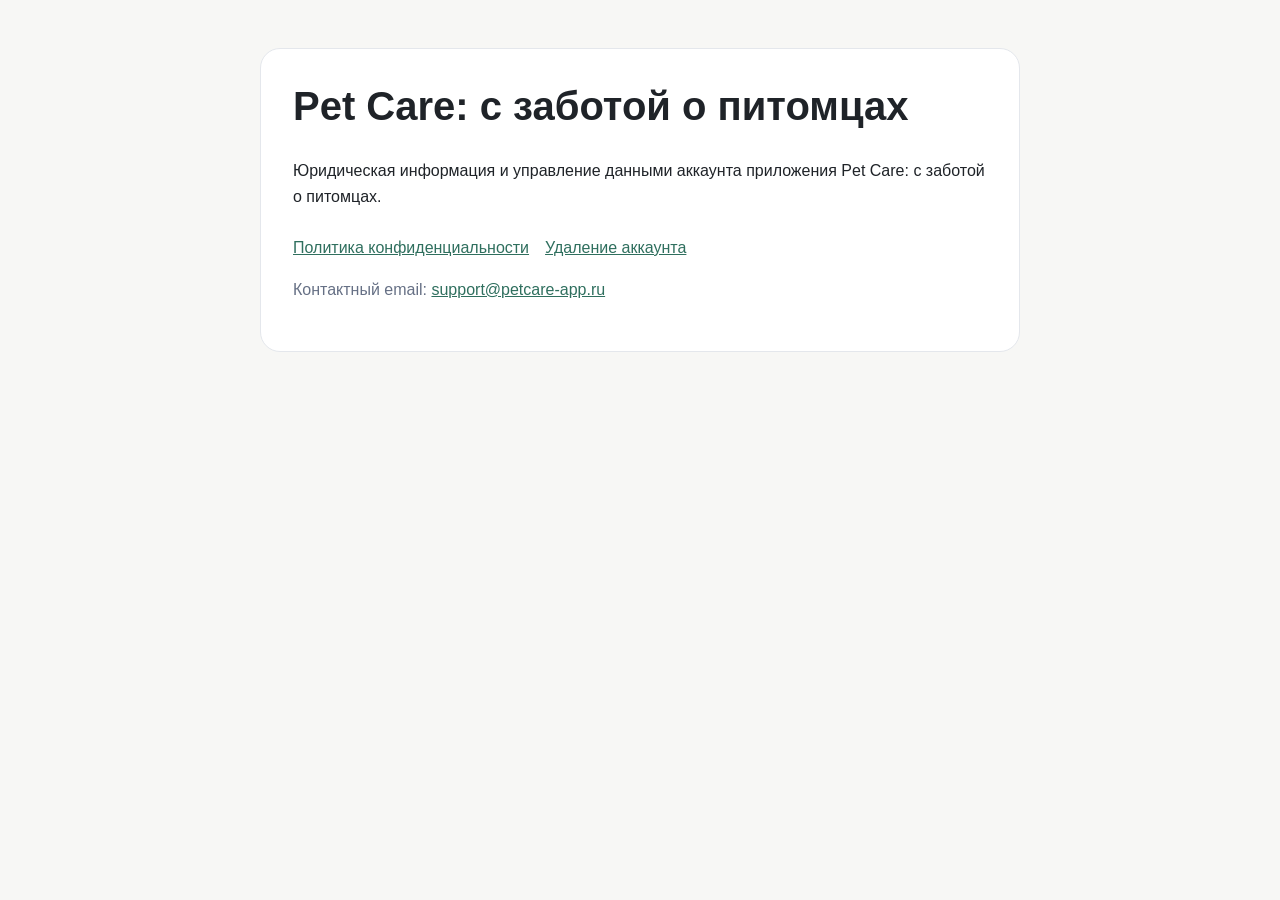
<file: index.html>
<!doctype html>
<html lang="ru">
<head>
  <meta charset="utf-8">
  <meta name="viewport" content="width=device-width, initial-scale=1">
  <title>Pet Care: с заботой о питомцах</title>
  <meta name="description" content="Юридическая информация Pet Care: с заботой о питомцах">
  <link rel="stylesheet" href="/style.css">
</head>
<body>
<main>
  <h1>Pet Care: с заботой о питомцах</h1>
  <p>Юридическая информация и управление данными аккаунта приложения Pet Care: с заботой о питомцах.</p>
  <nav>
    <a href="/privacy/">Политика конфиденциальности</a>
    <a href="/delete-account/">Удаление аккаунта</a>
  </nav>
  <p class="meta">Контактный email: <a href="mailto:support@petcare-app.ru">support@petcare-app.ru</a></p>
</main>
</body>
</html>
</file>
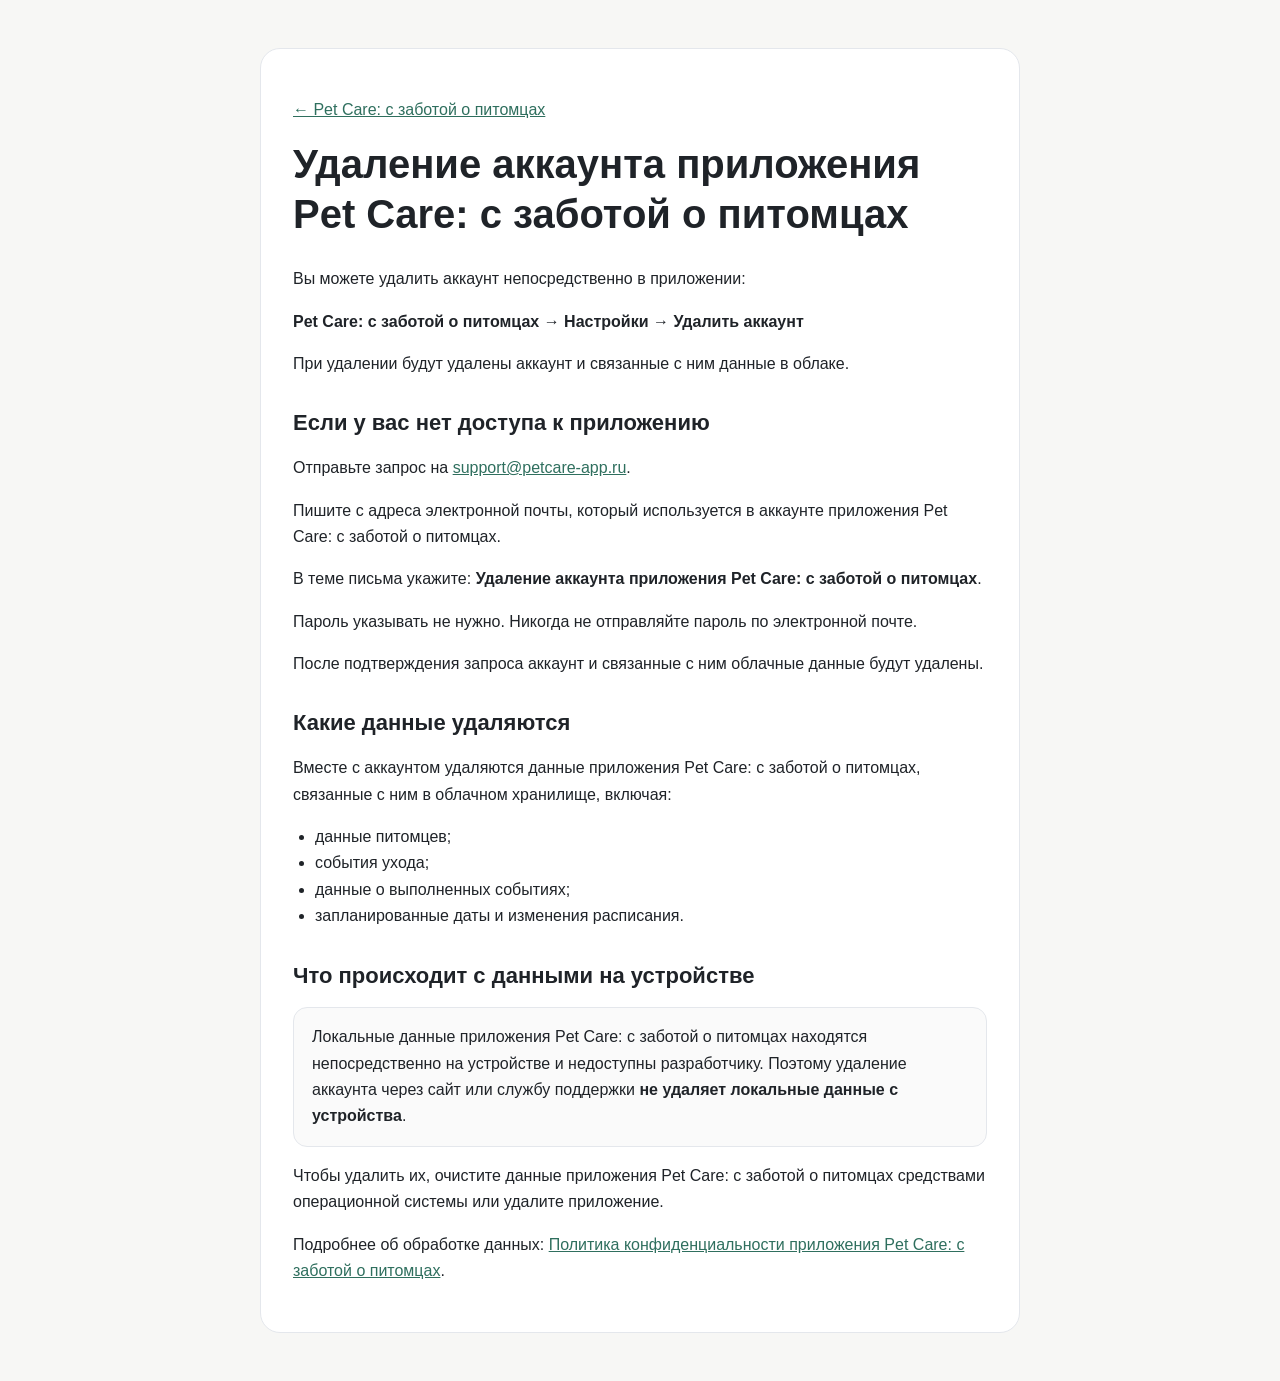
<file: delete-account/index.html>
<!doctype html>
<html lang="ru">
<head>
  <meta charset="utf-8">
  <meta name="viewport" content="width=device-width, initial-scale=1">
  <title>Удаление аккаунта приложения Pet Care: с заботой о питомцах</title>
  <meta name="description" content="Как удалить аккаунт приложения Pet Care: с заботой о питомцах и связанные данные">
  <link rel="stylesheet" href="/style.css">
</head>
<body>
<main>
  <p><a href="/">← Pet Care: с заботой о питомцах</a></p>
  <h1>Удаление аккаунта приложения Pet Care: с заботой о питомцах</h1>

  <p>Вы можете удалить аккаунт непосредственно в приложении:</p>
  <p><strong>Pet Care: с заботой о питомцах → Настройки → Удалить аккаунт</strong></p>
  <p>При удалении будут удалены аккаунт и связанные с ним данные в облаке.</p>

  <h2>Если у вас нет доступа к приложению</h2>
  <p>Отправьте запрос на <a href="mailto:support@petcare-app.ru?subject=%D0%A3%D0%B4%D0%B0%D0%BB%D0%B5%D0%BD%D0%B8%D0%B5%20%D0%B0%D0%BA%D0%BA%D0%B0%D1%83%D0%BD%D1%82%D0%B0%20Pet%20Care">support@petcare-app.ru</a>.</p>
  <p>Пишите с адреса электронной почты, который используется в аккаунте приложения Pet Care: с заботой о питомцах.</p>
  <p>В теме письма укажите: <strong>Удаление аккаунта приложения Pet Care: с заботой о питомцах</strong>.</p>
  <p>Пароль указывать не нужно. Никогда не отправляйте пароль по электронной почте.</p>
  <p>После подтверждения запроса аккаунт и связанные с ним облачные данные будут удалены.</p>

  <h2>Какие данные удаляются</h2>
  <p>Вместе с аккаунтом удаляются данные приложения Pet Care: с заботой о питомцах, связанные с ним в облачном хранилище, включая:</p>
  <ul>
    <li>данные питомцев;</li>
    <li>события ухода;</li>
    <li>данные о выполненных событиях;</li>
    <li>запланированные даты и изменения расписания.</li>
  </ul>

  <h2>Что происходит с данными на устройстве</h2>
  <div class="notice">
    Локальные данные приложения Pet Care: с заботой о питомцах находятся непосредственно на устройстве и недоступны разработчику.
    Поэтому удаление аккаунта через сайт или службу поддержки <strong>не удаляет локальные данные с устройства</strong>.
  </div>

  <p>Чтобы удалить их, очистите данные приложения Pet Care: с заботой о питомцах средствами операционной системы или удалите приложение.</p>

  <p>Подробнее об обработке данных:
    <a href="/privacy/">Политика конфиденциальности приложения Pet Care: с заботой о питомцах</a>.
  </p>
</main>
</body>
</html>
</file>
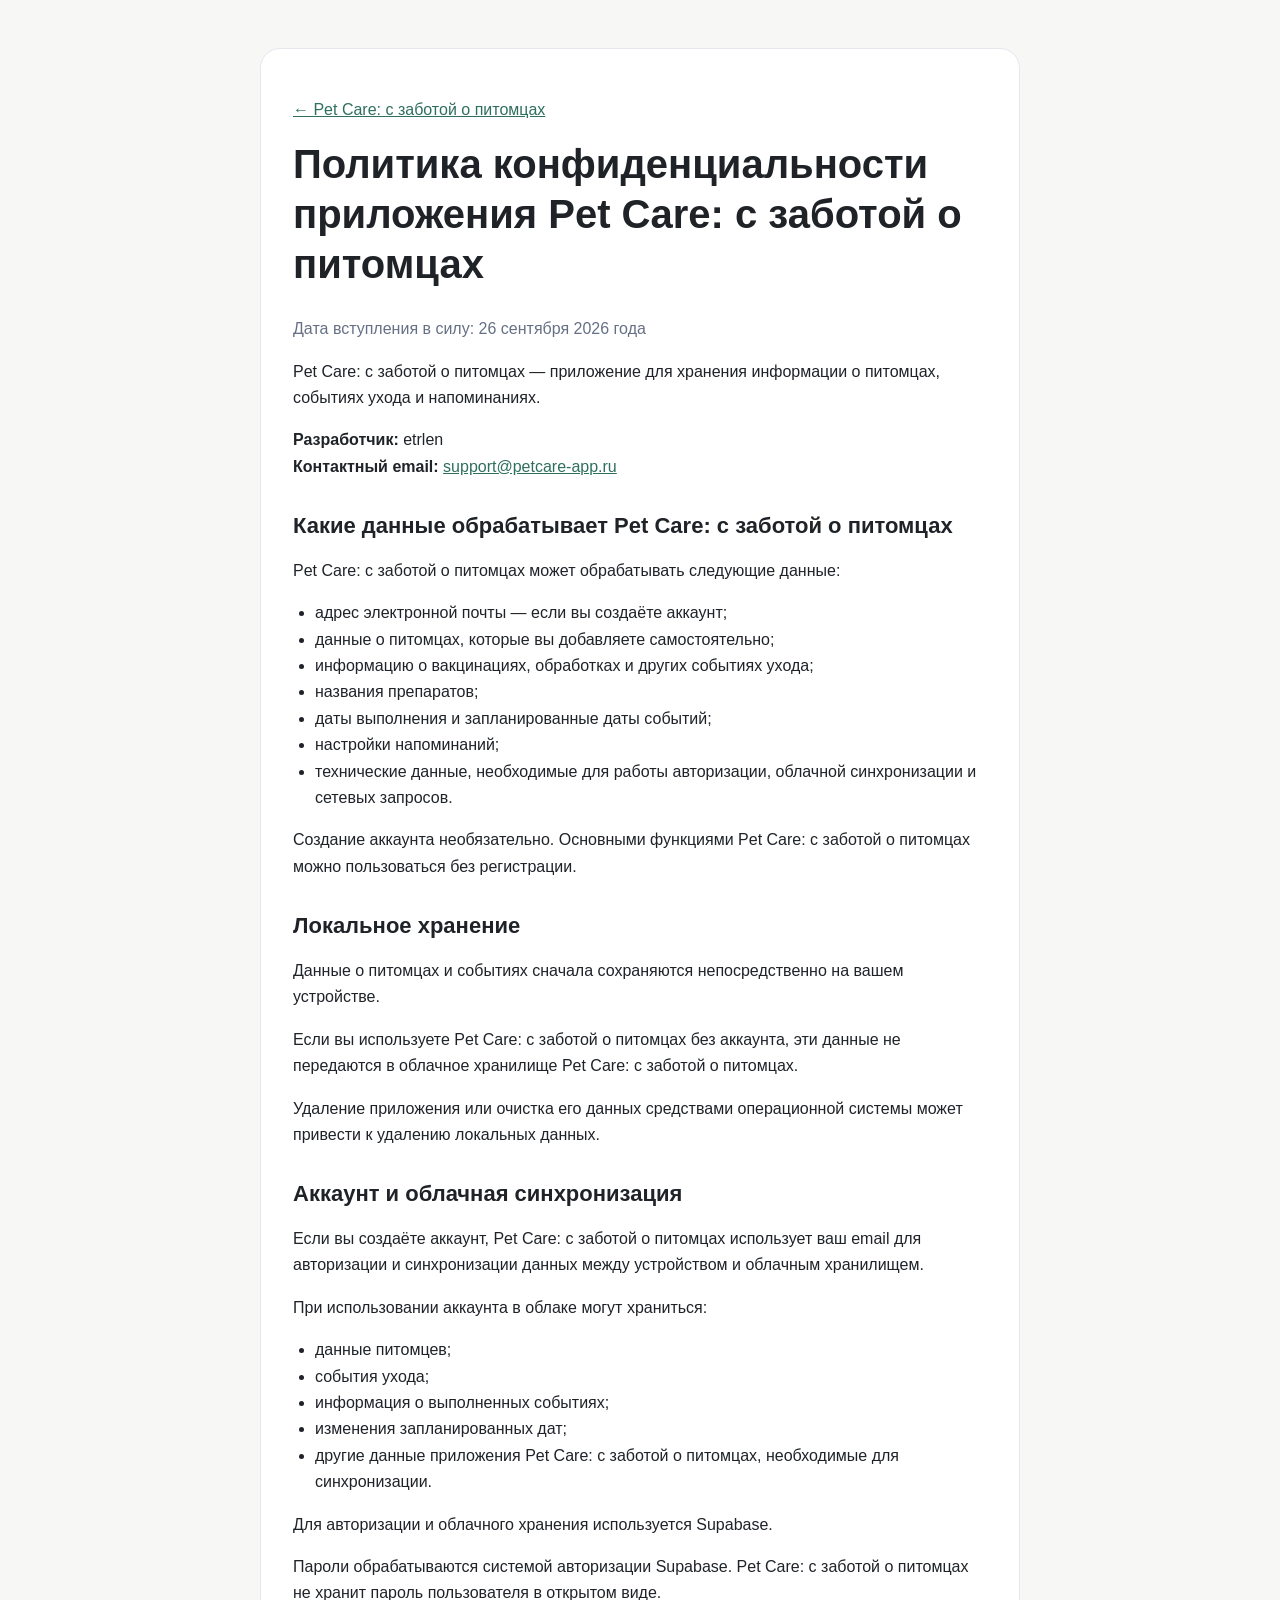
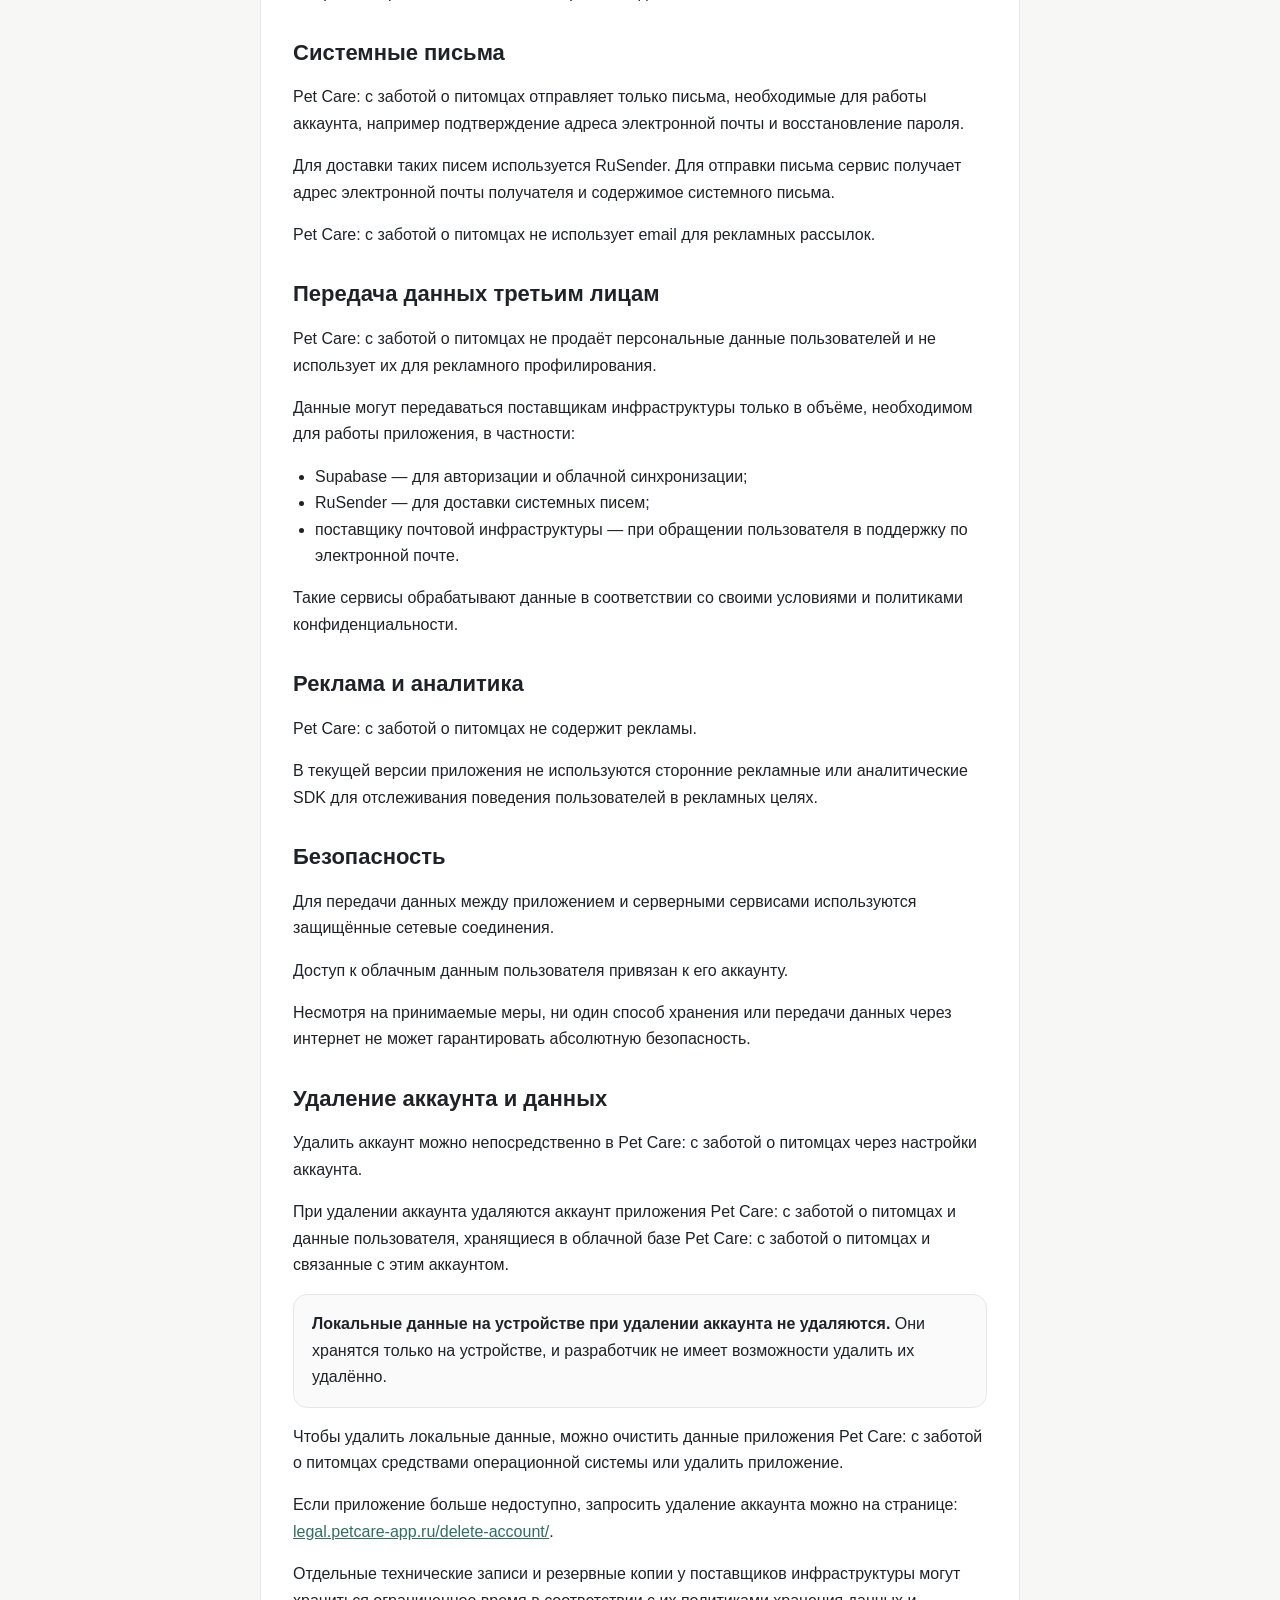
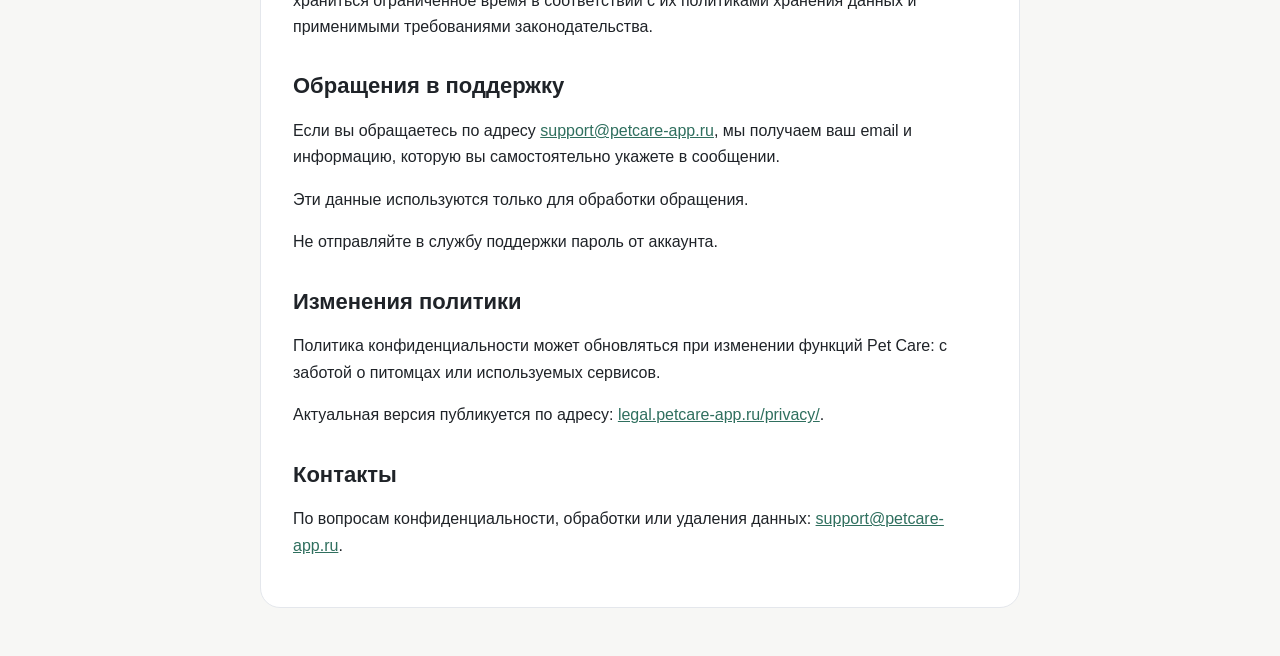
<file: privacy/index.html>
<!doctype html>
<html lang="ru">
<head>
  <meta charset="utf-8">
  <meta name="viewport" content="width=device-width, initial-scale=1">
  <title>Политика конфиденциальности приложения Pet Care: с заботой о питомцах</title>
  <meta name="description" content="Политика конфиденциальности приложения Pet Care: с заботой о питомцах">
  <link rel="stylesheet" href="/style.css">
</head>
<body>
<main>
  <p><a href="/">← Pet Care: с заботой о питомцах</a></p>
  <h1>Политика конфиденциальности приложения Pet Care: с заботой о питомцах</h1>
  <p class="meta">Дата вступления в силу: 26 сентября 2026 года</p>

  <p>Pet Care: с заботой о питомцах — приложение для хранения информации о питомцах, событиях ухода и напоминаниях.</p>

  <p><strong>Разработчик:</strong> etrlen<br>
  <strong>Контактный email:</strong> <a href="mailto:support@petcare-app.ru">support@petcare-app.ru</a></p>

  <h2>Какие данные обрабатывает Pet Care: с заботой о питомцах</h2>
  <p>Pet Care: с заботой о питомцах может обрабатывать следующие данные:</p>
  <ul>
    <li>адрес электронной почты — если вы создаёте аккаунт;</li>
    <li>данные о питомцах, которые вы добавляете самостоятельно;</li>
    <li>информацию о вакцинациях, обработках и других событиях ухода;</li>
    <li>названия препаратов;</li>
    <li>даты выполнения и запланированные даты событий;</li>
    <li>настройки напоминаний;</li>
    <li>технические данные, необходимые для работы авторизации, облачной синхронизации и сетевых запросов.</li>
  </ul>

  <p>Создание аккаунта необязательно. Основными функциями Pet Care: с заботой о питомцах можно пользоваться без регистрации.</p>

  <h2>Локальное хранение</h2>
  <p>Данные о питомцах и событиях сначала сохраняются непосредственно на вашем устройстве.</p>
  <p>Если вы используете Pet Care: с заботой о питомцах без аккаунта, эти данные не передаются в облачное хранилище Pet Care: с заботой о питомцах.</p>
  <p>Удаление приложения или очистка его данных средствами операционной системы может привести к удалению локальных данных.</p>

  <h2>Аккаунт и облачная синхронизация</h2>
  <p>Если вы создаёте аккаунт, Pet Care: с заботой о питомцах использует ваш email для авторизации и синхронизации данных между устройством и облачным хранилищем.</p>
  <p>При использовании аккаунта в облаке могут храниться:</p>
  <ul>
    <li>данные питомцев;</li>
    <li>события ухода;</li>
    <li>информация о выполненных событиях;</li>
    <li>изменения запланированных дат;</li>
    <li>другие данные приложения Pet Care: с заботой о питомцах, необходимые для синхронизации.</li>
  </ul>

  <p>Для авторизации и облачного хранения используется Supabase.</p>
  <p>Пароли обрабатываются системой авторизации Supabase. Pet Care: с заботой о питомцах не хранит пароль пользователя в открытом виде.</p>

  <h2>Системные письма</h2>
  <p>Pet Care: с заботой о питомцах отправляет только письма, необходимые для работы аккаунта, например подтверждение адреса электронной почты и восстановление пароля.</p>
  <p>Для доставки таких писем используется RuSender. Для отправки письма сервис получает адрес электронной почты получателя и содержимое системного письма.</p>
  <p>Pet Care: с заботой о питомцах не использует email для рекламных рассылок.</p>

  <h2>Передача данных третьим лицам</h2>
  <p>Pet Care: с заботой о питомцах не продаёт персональные данные пользователей и не использует их для рекламного профилирования.</p>
  <p>Данные могут передаваться поставщикам инфраструктуры только в объёме, необходимом для работы приложения, в частности:</p>
  <ul>
    <li>Supabase — для авторизации и облачной синхронизации;</li>
    <li>RuSender — для доставки системных писем;</li>
    <li>поставщику почтовой инфраструктуры — при обращении пользователя в поддержку по электронной почте.</li>
  </ul>
  <p>Такие сервисы обрабатывают данные в соответствии со своими условиями и политиками конфиденциальности.</p>

  <h2>Реклама и аналитика</h2>
  <p>Pet Care: с заботой о питомцах не содержит рекламы.</p>
  <p>В текущей версии приложения не используются сторонние рекламные или аналитические SDK для отслеживания поведения пользователей в рекламных целях.</p>

  <h2>Безопасность</h2>
  <p>Для передачи данных между приложением и серверными сервисами используются защищённые сетевые соединения.</p>
  <p>Доступ к облачным данным пользователя привязан к его аккаунту.</p>
  <p>Несмотря на принимаемые меры, ни один способ хранения или передачи данных через интернет не может гарантировать абсолютную безопасность.</p>

  <h2>Удаление аккаунта и данных</h2>
  <p>Удалить аккаунт можно непосредственно в Pet Care: с заботой о питомцах через настройки аккаунта.</p>
  <p>При удалении аккаунта удаляются аккаунт приложения Pet Care: с заботой о питомцах и данные пользователя, хранящиеся в облачной базе Pet Care: с заботой о питомцах и связанные с этим аккаунтом.</p>

  <div class="notice">
    <strong>Локальные данные на устройстве при удалении аккаунта не удаляются.</strong>
    Они хранятся только на устройстве, и разработчик не имеет возможности удалить их удалённо.
  </div>

  <p>Чтобы удалить локальные данные, можно очистить данные приложения Pet Care: с заботой о питомцах средствами операционной системы или удалить приложение.</p>
  <p>Если приложение больше недоступно, запросить удаление аккаунта можно на странице:
    <a href="/delete-account/">legal.petcare-app.ru/delete-account/</a>.
  </p>
  <p>Отдельные технические записи и резервные копии у поставщиков инфраструктуры могут храниться ограниченное время в соответствии с их политиками хранения данных и применимыми требованиями законодательства.</p>

  <h2>Обращения в поддержку</h2>
  <p>Если вы обращаетесь по адресу <a href="mailto:support@petcare-app.ru">support@petcare-app.ru</a>, мы получаем ваш email и информацию, которую вы самостоятельно укажете в сообщении.</p>
  <p>Эти данные используются только для обработки обращения.</p>
  <p>Не отправляйте в службу поддержки пароль от аккаунта.</p>

  <h2>Изменения политики</h2>
  <p>Политика конфиденциальности может обновляться при изменении функций Pet Care: с заботой о питомцах или используемых сервисов.</p>
  <p>Актуальная версия публикуется по адресу:
    <a href="/privacy/">legal.petcare-app.ru/privacy/</a>.
  </p>

  <h2>Контакты</h2>
  <p>По вопросам конфиденциальности, обработки или удаления данных:
    <a href="mailto:support@petcare-app.ru">support@petcare-app.ru</a>.
  </p>
</main>
</body>
</html>
</file>
<file: style.css>
:root {
  color-scheme: light;
  --bg: #f7f7f5;
  --card: #ffffff;
  --text: #1f2328;
  --muted: #667085;
  --border: #e4e7ec;
  --accent: #2f6f5e;
}
* { box-sizing: border-box; }
body {
  margin: 0;
  font-family: -apple-system, BlinkMacSystemFont, "Segoe UI", Roboto, Arial, sans-serif;
  background: var(--bg);
  color: var(--text);
  line-height: 1.65;
}
main {
  width: min(760px, calc(100% - 32px));
  margin: 48px auto;
  background: var(--card);
  border: 1px solid var(--border);
  border-radius: 20px;
  padding: 32px;
}
h1, h2 { line-height: 1.25; }
h1 { margin-top: 0; font-size: clamp(28px, 5vw, 40px); }
h2 { margin-top: 32px; font-size: 22px; }
p, li { font-size: 16px; }
ul { padding-left: 22px; }
a { color: var(--accent); }
.meta { color: var(--muted); }
.notice {
  padding: 16px 18px;
  border: 1px solid var(--border);
  border-radius: 14px;
  background: #fafafa;
}
nav {
  display: flex;
  gap: 16px;
  flex-wrap: wrap;
  margin-top: 24px;
}
@media (max-width: 600px) {
  main {
    margin: 16px auto;
    padding: 22px;
    border-radius: 16px;
  }
}
</file>
